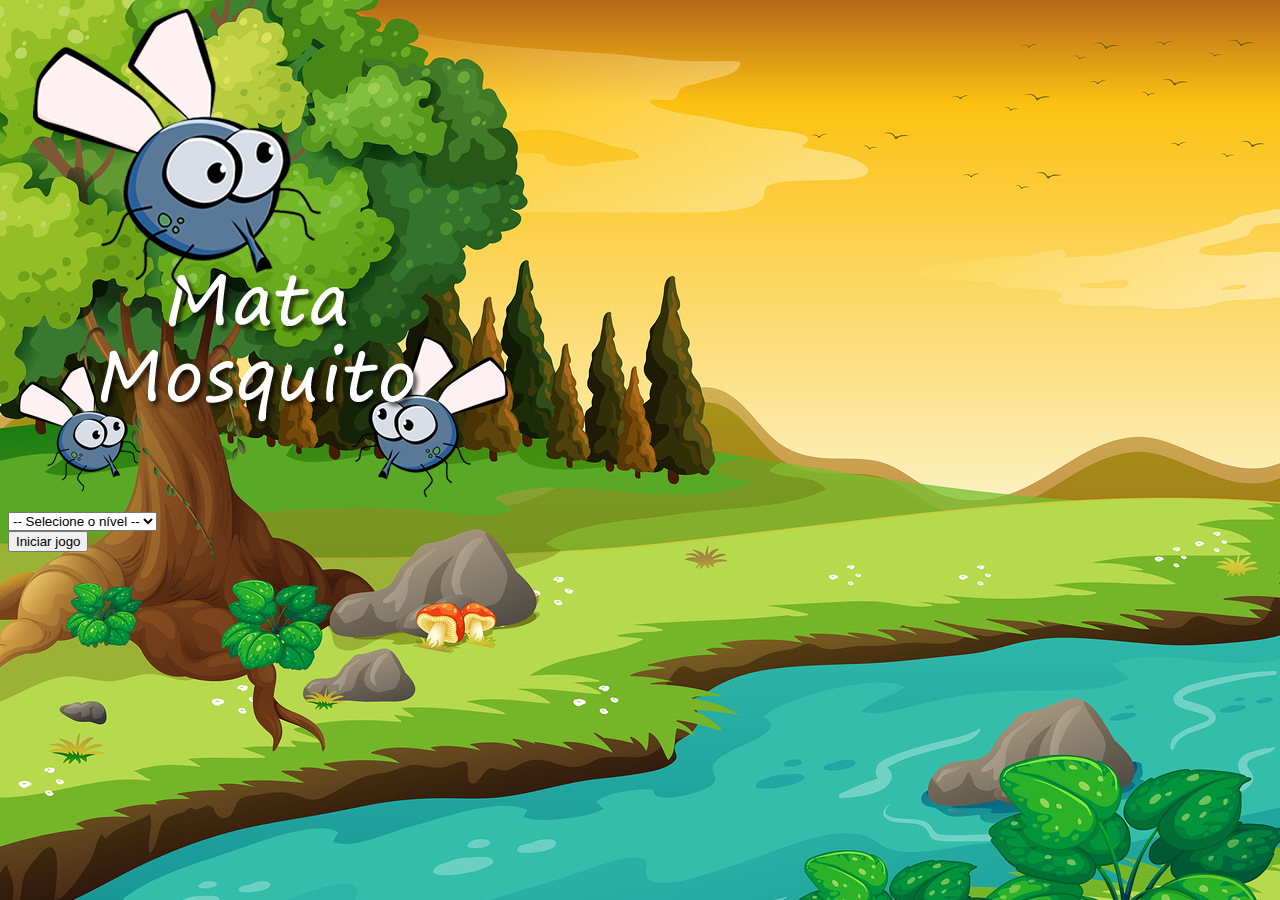
<file: Conteúdo/index.html>
<!DOCTYPE html>
<html>
<head>

	<meta charset="utf-8">
	<title>Bem-vindo!</title>

	<link href="https://cdn.jsdelivr.net/npm/bootstrap@5.0.2/dist/css/bootstrap.min.css" rel="stylesheet" integrity="sha384-EVSTQN3/azprG1Anm3QDgpJLIm9Nao0Yz1ztcQTwFspd3yD65VohhpuuCOmLASjC" crossorigin="anonymous">

	<link rel="stylesheet" type="text/css" href="estilo.css">

	<script>
		function iniciarJogo(){
			var nivel = document.getElementById('nivel').value

			if(nivel === '') {
				alert('Selecione um nível para iniciar o jogo!')
				return false
			}

			window.location.href = "app.html?" + nivel
		}
	</script>

</head>
<body>

	<div class="container">
		<div class="row">
			<div class="col">
				<div class="d-flex justify-content-center">
					<img src="imagens/game.png">
				</div>
			</div>
		</div>
		<div class="row">
			<div class="col">
				<div class="d-flex justify-content-center">
					<div class="mb-2">
						<select id="nivel" class="form-control">
							<option value="">-- Selecione o nível --</option>
							<option value="normal">Normal</option>
							<option value="dificil">Difícil</option>
							<option value="dorock">Do Rock</option>
						</select>
					</div>
				</div>
			</div>
		</div>
		<div class="row">
			<div class="col">
				<div class="d-flex justify-content-center">
					<button type="button" class="btn btn-danger brn-lg" onclick="iniciarJogo()">Iniciar jogo</button>
				</div>
			</div>
		</div>
	</div>

</body>
</html>
</file>
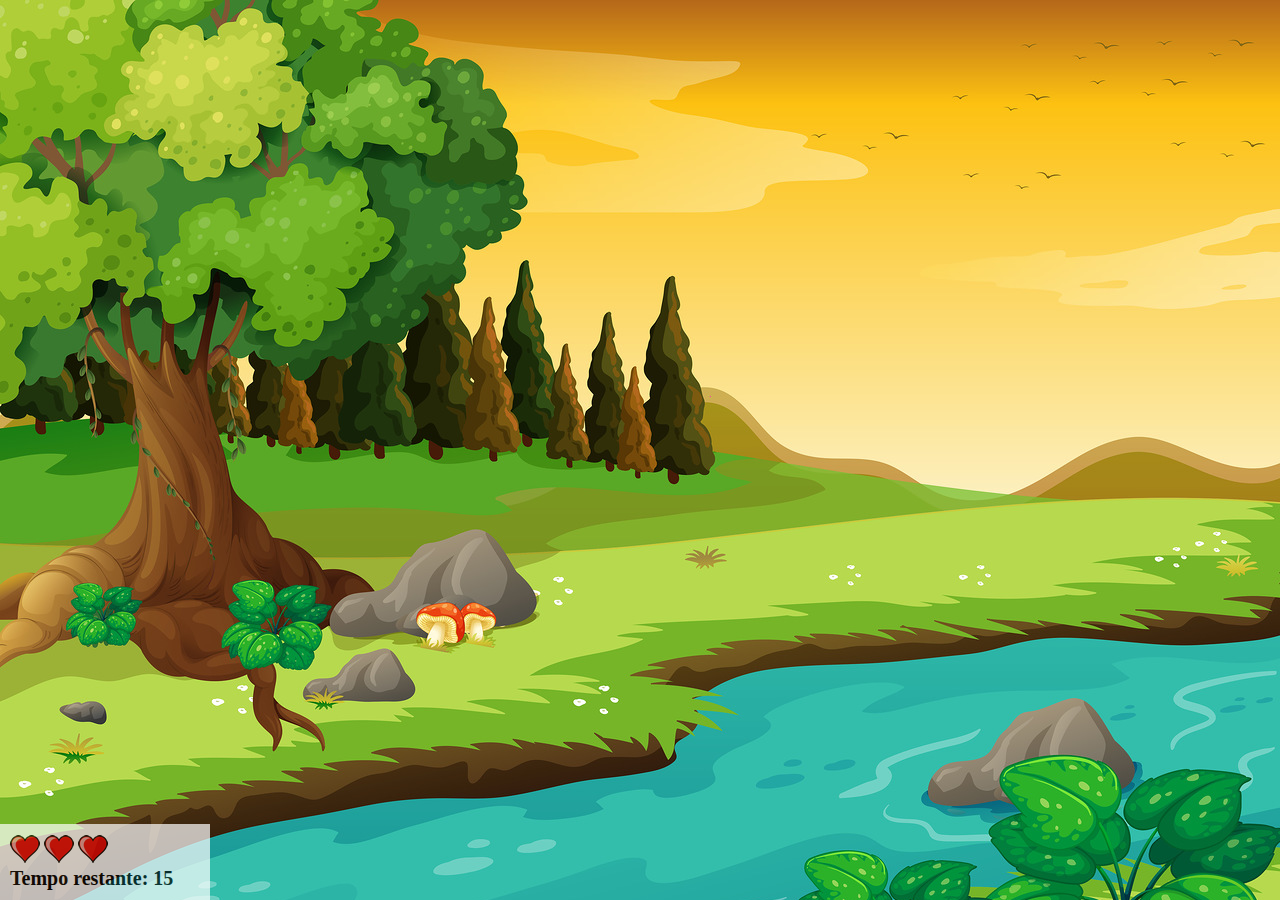
<file: Conteúdo/app.html>
<!DOCTYPE html>
<html>
<head>
	<title>Mata-Mosquito</title>

	<link rel="stylesheet" href="estilo.css">

	<script src="jogo.js"></script>
</head>
<body onresize="ajustaTamanhoPalcoJogo()">

	<div class="painel">
		<div class="vidas">
			<img id="v1" src="imagens/coracao_cheio.png">
			<img id="v2" src="imagens/coracao_cheio.png">
			<img id="v3" src="imagens/coracao_cheio.png">
		</div>
		<div class="cronometro">Tempo restante: <span id="cronometro"></span> </div>
	</div>

	<script>
		
		document.getElementById('cronometro').innerHTML = tempo

		var criaMosca = setInterval(function() {
			posicaoRandomica()
		}
		, criaMoscaTempo)
	</script>

</body>
</html>
</file>
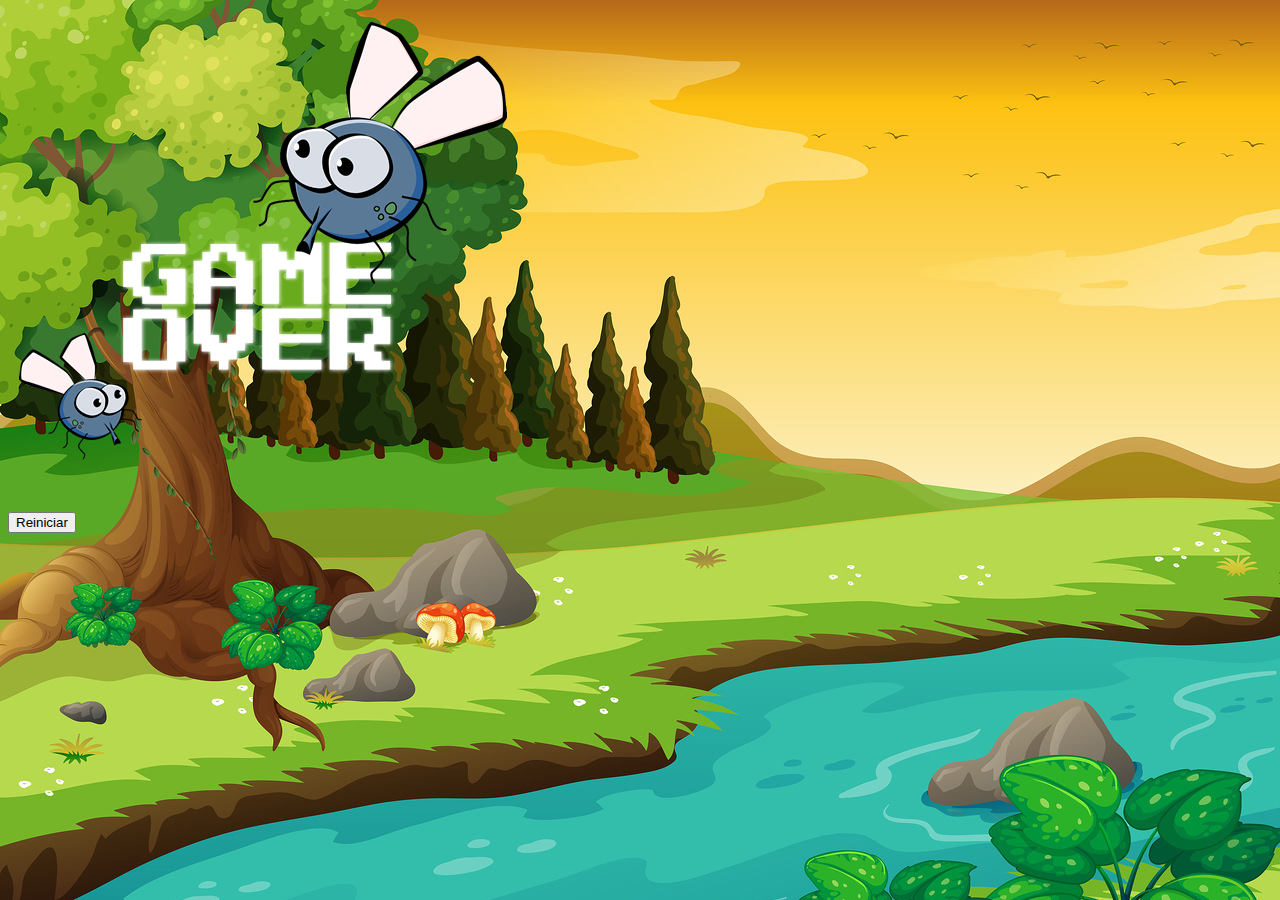
<file: Conteúdo/fim_de_jogo.html>
<!DOCTYPE html>
<html>
<head>

	<title>Game Over</title>

	<link href="https://cdn.jsdelivr.net/npm/bootstrap@5.0.2/dist/css/bootstrap.min.css" rel="stylesheet" integrity="sha384-EVSTQN3/azprG1Anm3QDgpJLIm9Nao0Yz1ztcQTwFspd3yD65VohhpuuCOmLASjC" crossorigin="anonymous">

	<link rel="stylesheet" type="text/css" href="estilo.css">

</head>
<body>

	<div class="container">
		<div class="row">
			<div class="col">
				<div class="d-flex justify-content-center">
					<img src="imagens/game_over.png">
				</div>
			</div>
		</div>
		<div class="row">
			<div class="col">
				<div class="d-flex justify-content-center">
					<button type="button" class="btn btn-dark brn-lg" onclick="window.location.href= 'index.html' ">Reiniciar</button>
				</div>
			</div>
		</div>
	</div>

</body>
</html>
</file>
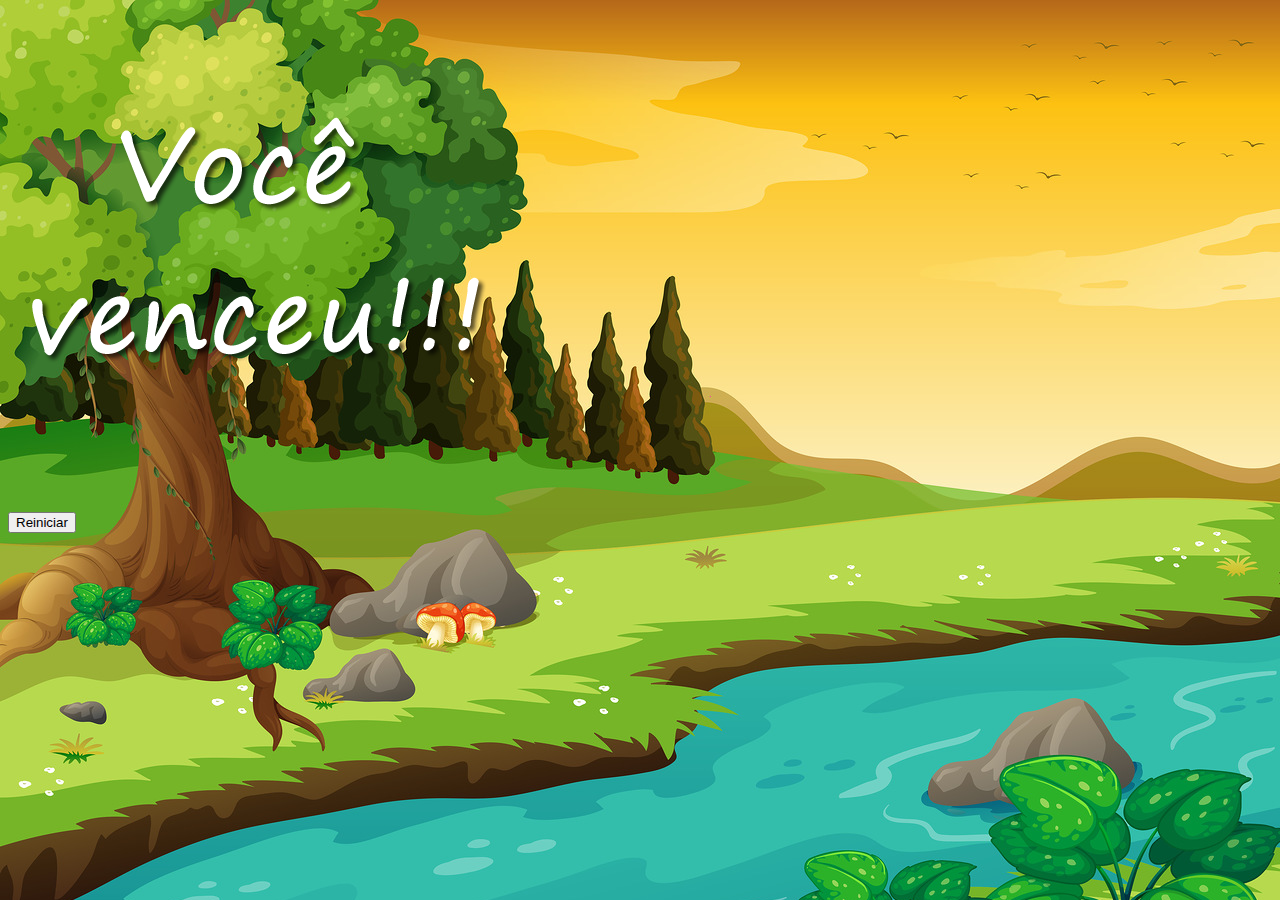
<file: Conteúdo/vitoria.html>
<!DOCTYPE html>
<html>
<head>

	<meta charset="utf-8">
	<title>Vitória!</title>

	<link href="https://cdn.jsdelivr.net/npm/bootstrap@5.0.2/dist/css/bootstrap.min.css" rel="stylesheet" integrity="sha384-EVSTQN3/azprG1Anm3QDgpJLIm9Nao0Yz1ztcQTwFspd3yD65VohhpuuCOmLASjC" crossorigin="anonymous">

	<link rel="stylesheet" type="text/css" href="estilo.css">

</head>
<body>

	<div class="container">
		<div class="row">
			<div class="col">
				<div class="d-flex justify-content-center">
					<img src="imagens/vitoria.png">
				</div>
			</div>
		</div>
		<div class="row">
			<div class="col">
				<div class="d-flex justify-content-center">
					<button type="button" class="btn btn-dark brn-lg" onclick="window.location.href= 'index.html' ">Reiniciar</button>
				</div>
			</div>
		</div>
	</div>

</body>
</html>
</file>
<file: Conteúdo/estilo.css>
html {
	cursor: url(imagens/mata_mosca.png) 30 30, auto;
}

body {
	background-image: url(imagens/bg.jpg);
	background-repeat: no-repeat;
	background-size: cover;
}

.mosquito1 {
	width: 50px;
	height: 50px;
}
.mosquito2 {
	width: 70px;
	height: 70px;
}
.mosquito3 {
	width: 90px;
	height: 90px;
}
.ladoA {
	transform: scaleX(1);
}
.ladoB {
	transform: scaleX(-1);
}
.painel {
	position: absolute;
	width: 190px;
	padding: 10px;
	bottom: 0px;
	border-top: solid 1px #fff;
	background-color: #fff;
	opacity: 0.7;
	left: 0px;
}

.vidas {
	float: left;
}

.cronometro {
	float: left;
	font-size: 20px;
	font-weight: bold;
}
</file>
